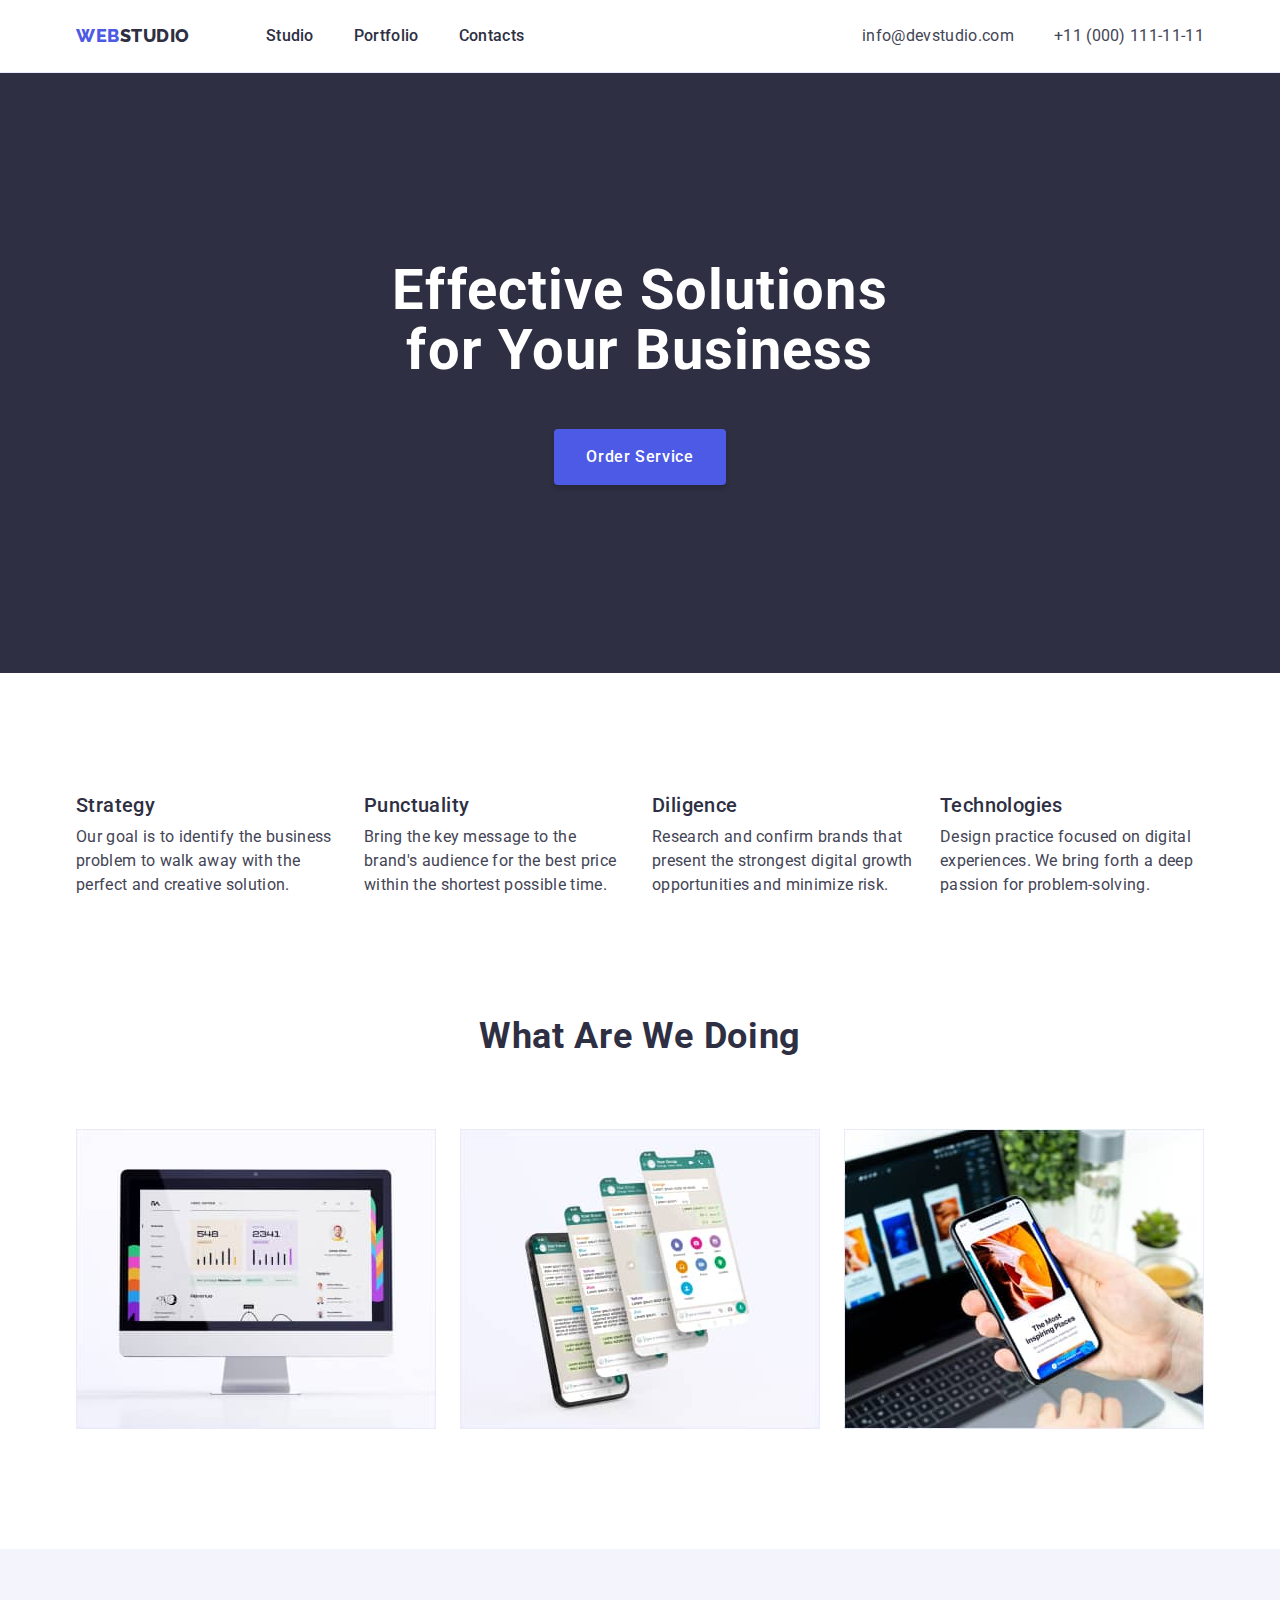
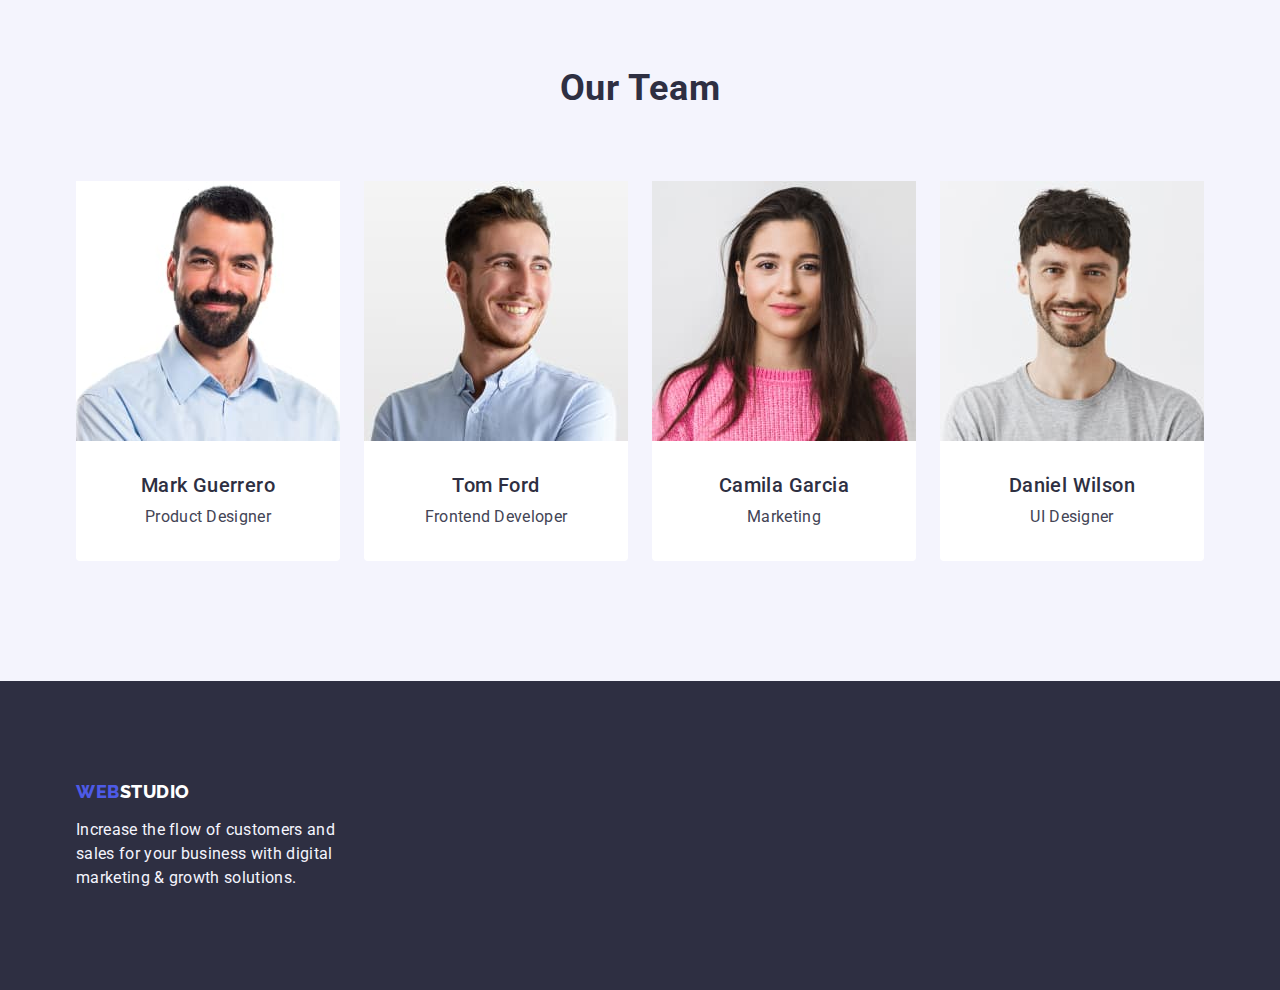
<file: index.html>
<!DOCTYPE html>
<html lang="en">
  <head>
    <meta charset="UTF-8" />
    <meta http-equiv="X-UA-Compatible" content="IE=edge" />
    <meta name="viewport" content="width=device-width, initial-scale=1.0" />
    <link rel="preconnect" href="https://fonts.googleapis.com" />
    <link rel="preconnect" href="https://fonts.gstatic.com" crossorigin />
    <link
      href="https://fonts.googleapis.com/css2?family=Roboto:wght@400;500;700&family=Raleway:wght@800&display=swap"
      rel="stylesheet"
    />
    <link
      rel="stylesheet"
      href="https://cdn.jsdelivr.net/npm/modern-normalize@1.1.0/modern-normalize.min.css"
    />
    <link rel="stylesheet" href="./css/styles.css" />
    <title>Effective Solutions for Your Business</title>
  </head>

  <body>
    <header class="header">
      <div class="container header-container">
        <nav class="navi navi-container">
          <a class="link logo link-logo" href="./index.html"
            >Web<span class="light-theme">Studio</span>
          </a>
          <ul class="list list-container">
            <li class="navi-list">
              <a class="navi-list-item link" href="./index.html">Studio</a>
            </li>
            <li class="navi-list">
              <a class="navi-list-item link" href="./portfolio.html"
                >Portfolio</a
              >
            </li>
            <li class="navi-list">
              <a class="navi-list-item link" href="">Contacts</a>
            </li>
          </ul>
        </nav>
        <address class="contacts contacts-container">
          <ul class="list list-contacts-container">
            <li class="contacts-list-item">
              <a class="contacts-search link" href="mailto:info@devstudio.com"
                >info@devstudio.com</a
              >
            </li>
            <li class="contacts-list-item">
              <a class="contacts-search link" href="tel:+110001111111"
                >+11 (000) 111-11-11</a
              >
            </li>
          </ul>
        </address>
      </div>
    </header>

    <main>
      <section class="section-main dark-theme section">
        <div class="container hero-container">
          <h1 class="main-title">
            Effective Solutions for Your Business
          </h1>
          <button class="button" type="button">Order Service</button>
        </div>
      </section>
      <section class="section section-subtitle">
        <div class="container">
          <h2 class="middle-subtitle visually-hidden">Features</h2>
          <ul class="list subtitle-container">
            <li class="subtitle-list">
              <h3 class="subtitle-features">Strategy</h3>
              <p class="description">
                Our goal is to identify the business problem to walk away with
                the perfect and creative solution.
              </p>
            </li>
            <li class="subtitle-list">
              <h3 class="subtitle-features">Punctuality</h3>
              <p class="description">
                Bring the key message to the brand's audience for the best price
                within the shortest possible time.
              </p>
            </li>
            <li class="subtitle-list">
              <h3 class="subtitle-features">Diligence</h3>
              <p class="description">
                Research and confirm brands that present the strongest digital
                growth opportunities and minimize risk.
              </p>
            </li>
            <li class="subtitle-list">
              <h3 class="subtitle-features">Technologies</h3>
              <p class="description">
                Design practice focused on digital experiences. We bring forth a
                deep passion for problem-solving.
              </p>
            </li>
          </ul>
        </div>
      </section>
      <section class="section image-section">
        <div class="container">
          <h2 class="image-title">What are we doing</h2>
          <ul class="list list-wrapper">
            <li class="wrapper-item">
              <img
                src="./images/hero/img1.jpg"
                alt="website"
                width="360"
                height="300"
              />
            </li>
            <li class="wrapper-item">
              <img
                src="./images/hero/img2.jpg"
                alt="website"
                width="360"
                height="300"
              />
            </li>
            <li class="wrapper-item">
              <img
                src="./images/hero/img3.jpg"
                alt="website"
                width="360"
                height="300"
              />
            </li>
          </ul>
        </div>
      </section>
      <section class="section team-section">
        <div class="container">
          <h2 class="team-title">Our Team</h2>
          <ul class="list team-container">
            <li class="team-list">
              <img
                src="./images/team/teamcard1.jpg"
                alt="employee photo"
                width="264"
                height="260"
              />
              <div class="team-list-container">
                <h3 class="employee-name">Mark Guerrero</h3>
                <p class="employee-position">Product Designer</p>
              </div>
            </li>
            <li class="team-list">
              <img
                src="./images/team/teamcard2.jpg"
                alt="employee photo"
                width="264"
                height="260"
              />
              <div class="team-list-container">
                <h3 class="employee-name">Tom Ford</h3>
                <p class="employee-position">Frontend Developer</p>
              </div>
            </li>
            <li class="team-list">
              <img
                src="./images/team/teamcard3.jpg"
                alt="employee photo"
                width="264"
                height="260"
              />
              <div class="team-list-container">
                <h3 class="employee-name">Camila Garcia</h3>
                <p class="employee-position">Marketing</p>
              </div>
            </li>
            <li class="team-list">
              <img
                src="./images/team/teamcard4.jpg"
                alt="employee photo"
                width="264"
                height="260"
              />
              <div class="team-list-container">
                <h3 class="employee-name">Daniel Wilson</h3>
                <p class="employee-position">UI Designer</p>
              </div>
            </li>
          </ul>
        </div>
      </section>
    </main>
    <footer class="footer">
      <div class="container">
        <a class="link logo logo-style" href="./index.html"
          >Web<span class="dark-theme">Studio</span>
        </a>
        <p class="footer-text">
          Increase the flow of customers and sales for your business with
          digital marketing & growth solutions.
        </p>
      </div>
    </footer>
  </body>
</html>
</file>
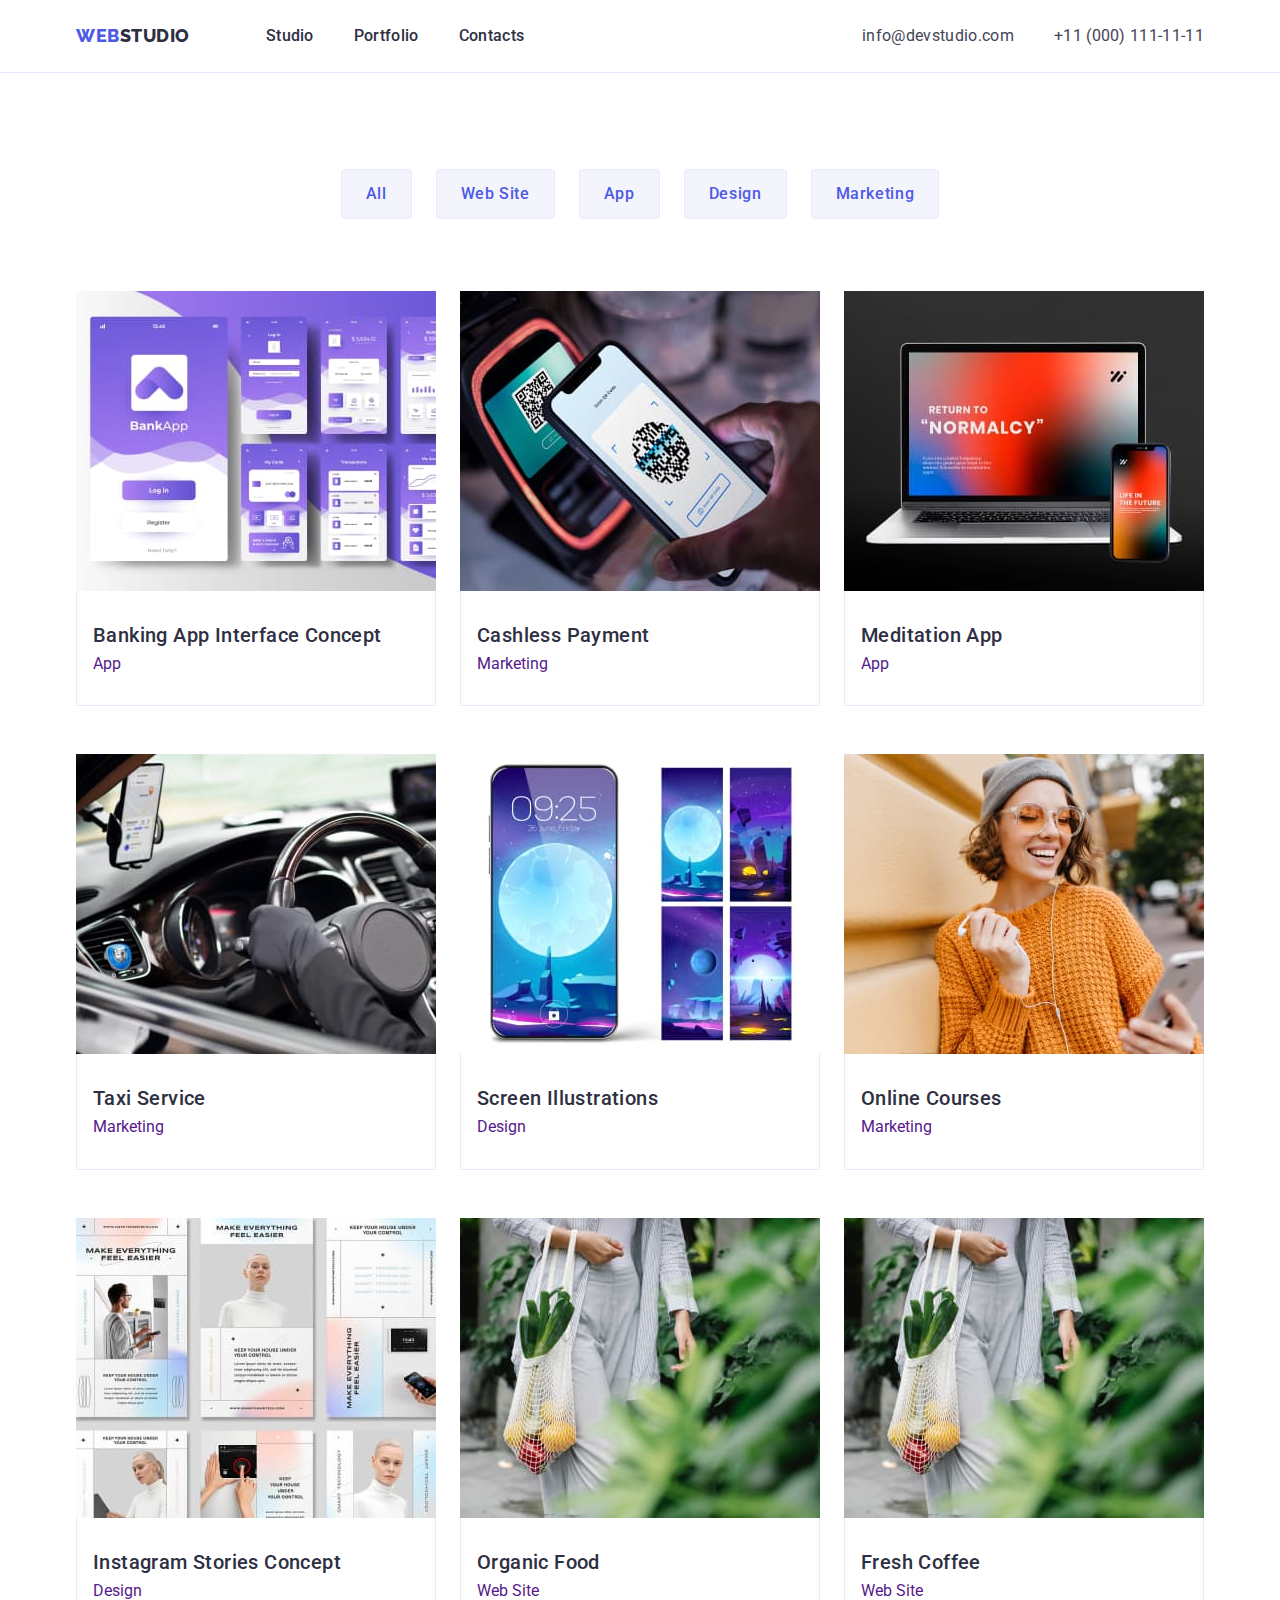
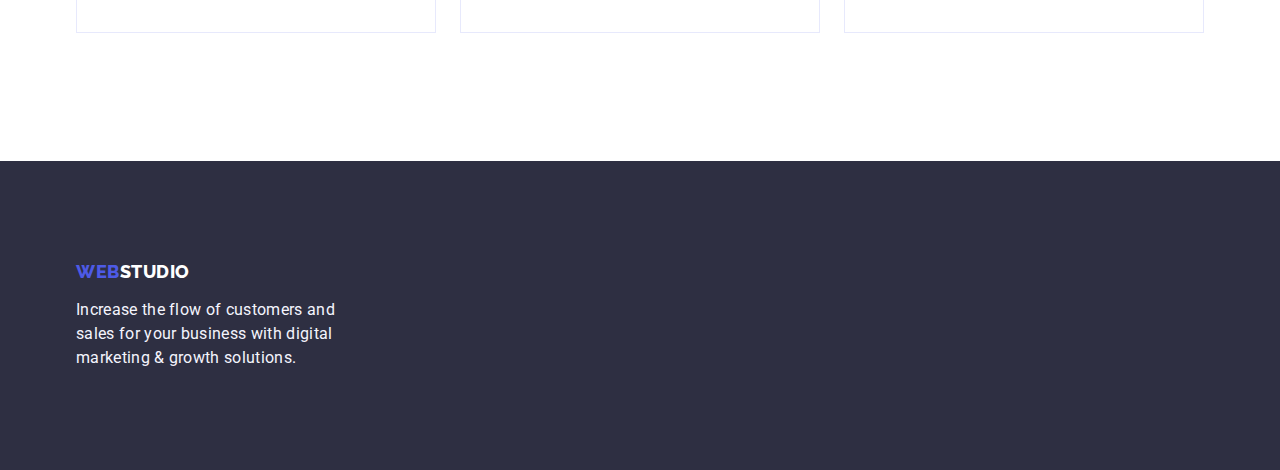
<file: porfolio.html>
<!DOCTYPE html>
<html lang="en">
  <head>
    <meta charset="UTF-8">
    <meta http-equiv="X-UA-Compatible" content="IE=edge">
    <meta name="viewport" content="width=device-width, initial-scale=1.0">
    <link rel="preconnect" href="https://fonts.googleapis.com">
    <link rel="preconnect" href="https://fonts.gstatic.com" crossorigin>
    <link href="https://fonts.googleapis.com/css2?family=Roboto:wght@400;500;700&family=Raleway:wght@800&display=swap" rel="stylesheet">   
    <link rel="stylesheet" href="https://cdn.jsdelivr.net/npm/modern-normalize@1.1.0/modern-normalize.min.css">   
    <link rel="stylesheet" href="./css/styles.css">
    <title>Portfolio</title>

  </head>
  <body>
    <header class="header">
      <div class="container header-container">
        <nav class="navi navi-container">
        <a class="link logo link-logo" href="./index.html">Web<span class="light-theme">Studio</span></a>   
          <ul class="list list-container">
            <li class="navi-list">
              <a class="navi-list-item link" href="./index.html">Studio</a>
            </li>
            <li class="navi-list">
              <a class="navi-list-item link" href="./portfolio.html"
                >Portfolio</a
              >
            </li>
            <li class="navi-list">
              <a class="navi-list-item link" href="">Contacts</a>
            </li>
          </ul>
        </nav>
        <address class="contacts contacts-container">
          <ul class="list list-contacts-container">
            <li class="contacts-list-item">
              <a class="contacts-search link" href="mailto:info@devstudio.com"
                >info@devstudio.com</a
              >
            </li>
            <li class="contacts-list-item">
              <a class="contacts-search link" href="tel:+110001111111"
                >+11 (000) 111-11-11</a
              >
            </li>
          </ul>
        </address>
      </div>
    </header>
    <main>
      <section class="section button-nav">
        <div class="container">
          <h1 hidden class="main-title visually-hidden">Navigation</h1>
          <ul class="list list-button">
            <li>
              <button class="button-item" type="button">All</button>
            </li>
            <li>
              <button class="button-item" type="button">Web Site</button>
            </li>
            <li>
              <button class="button-item" type="button">App</button>
            </li>
            <li>
              <button class="button-item" type="button">Design</button>
            </li>
            <li>
              <button class="button-item" type="button">Marketing</button>
            </li>
          </ul>
          <ul class="list project-list">
            <li class="link">
              <a class="link" href=""
                ><img
                  src="./images/portfolio/bankingapp.jpg"
                  alt="banking app"
                  width="360"
                  height="300">
                <div class="project-item">
                  <h2 class="features-title">Banking App Interface Concept</h2>
                  <p class="features-item">App</p>
                </div>
              </a>
            </li>
            <li class="link">
              <a class="link" href=""
                ><img
                  src="./images/portfolio/cashlesspayment.jpg"
                  alt="cashless payment"
                  width="360"
                  height="300">
                <div class="project-item">
                  <h2 class="features-title">Cashless Payment</h2>
                  <p class="features-item">Marketing</p>
                </div>
              </a>
            </li>
            <li class="link">
              <a class="link" href=""
                ><img
                  src="./images/portfolio/meditationapp.jpg"
                  alt="meditation app"
                  width="360"
                  height="300">
                <div class="project-item">
                  <h2 class="features-title">Meditation App</h2>
                  <p class="features-item">App</p>
                </div>
              </a>
            </li>
            <li class="link">
              <a class="link" href=""
                ><img
                  src="./images/portfolio/taxiservice.jpg"
                  alt="taxi service"
                  width="360"
                  height="300">
                <div class="project-item">
                  <h2 class="features-title">Taxi Service</h2>
                  <p class="features-item">Marketing</p>
                </div>
              </a>
            </li>
            <li class="link">
              <a class="link" href=""
                ><img
                  src="./images/portfolio/screenillustrations.jpg"
                  alt="screen illustration"
                  width="360"
                  height="300">
                <div class="project-item">
                  <h2 class="features-title">Screen Illustrations</h2>
                  <p class="features-item">Design</p>
                </div>
              </a>
            </li>
            <li class="link">
              <a class="link" href=""
                ><img
                  src="./images/portfolio/onlinecourses.jpg"
                  alt="online courses"
                  width="360"
                  height="300">
                <div class="project-item">
                  <h2 class="features-title">Online Courses</h2>
                  <p class="features-item">Marketing</p>
                </div>
              </a>
            </li>
            <li class="link">
              <a class="link" href=""
                ><img
                  src="./images/portfolio/instagramstories.jpg"
                  alt="instagram stories"
                  width="360"
                  height="300">         
                <div class="project-item">
                  <h2 class="features-title">Instagram Stories Concept</h2>
                  <p class="features-item">Design</p>
                </div>
              </a>
            </li>
            <li class="link">
              <a class="link" href=""
                ><img
                  src="./images/portfolio/organicfood.jpg"
                  alt="organic food"
                  width="360"
                  height="300">
                <div class="project-item">
                  <h2 class="features-title">Organic Food</h2>
                  <p class="features-item">Web Site</p>
                </div>
              </a>
            </li>
            <li class="link">
              <a class="link" href=""
                ><img
                  src="./images/portfolio/organicfood.jpg"
                  alt="fresh coffee"
                  width="360"
                  height="300">
                <div class="project-item">
                  <h2 class="features-title">Fresh Coffee</h2>
                  <p class="features-item">Web Site</p>
                </div>
              </a>
            </li>
          </ul>
        </div>
      </section>
    </main>
    <footer class="footer">
      <div class="container">
        <a class="link logo logo-style" href="./index.html"
          >Web<span class="dark-theme">Studio</span>
        </a>
        <p class="footer-text">
          Increase the flow of customers and sales for your business with
          digital marketing & growth solutions.
        </p>
      </div>
    </footer>
  </body>
</html>
</file>
<file: css/styles.css>
:root {
  --primary-font: 'Roboto', sans-serif;
  --secondary-font: 'Raleway', sans-serif;
  --primary-background-color: #ffffff;
  --secondary-background-color: #4d5ae5;
  --primary-text-color: #434455;
  --secondary-text-color: #2e2f42;
  --primary-button-color: #4d5ae5;
  --primary-button-background-color: #f4f4fd;
}

h1,
h2,
h3,
p {
  margin-top: 0;
  margin-bottom: 0;
}

ul {
  margin-top: 0;
  margin-bottom: 0;
  padding-left: 0;
}

img {
  display: block;
}

body {
  font-family: var(--primary-font);
  background-color: var(--primary-background-color);
  color: var(--primary-text-color);
}

.container {
  width: 1158px;
  margin: 0 auto;
  padding: 0 15px 0 15px;
}

.section {
  padding-top: 120px;
  padding-bottom: 120px;
}

.list {
  list-style: none;
}

.link {
  text-decoration: none;
}

.dark-theme {
  color: #ffffff;
}

.light-theme {
  color: #2e2f42;
}

.visually-hidden {
  position: absolute;
  width: 1px;
  height: 1px;
  margin: -1px;
  border: 0;
  padding: 0;
  white-space: nowrap;
  clip-path: inset(100%);
  clip: rect(0 0 0 0);
  overflow: hidden;
}

.header {
  border-bottom: 1px solid #e7e9fc;
}

.header-container {
  display: flex;
  align-items: center;
  justify-content: space-between;
}

.navi-container {
  display: flex;
  align-items: center;
}

.link-logo {
  margin-right: 76px;
}

.list-container {
  display: flex;
  align-items: center;
}

.navi-list:not(:last-child) {
  margin-right: 40px;
}

.list-contacts-container {
  display: flex;
  align-items: center;
  margin-left: auto;
}

.contacts-list-item:not(:last-child) {
  margin-right: 40px;
}

.logo {
  font-family: var(--secondary-font);
  color: #4d5ae5;
}

.navi-list-item {
  display: block;
  color: var(--secondary-text-color);
  font-weight: 500;
  font-size: 16px;
  line-height: 1.5;
  letter-spacing: 0.02em;
  padding-top: 24px;
  padding-bottom: 24px;
}

.navi-list-item:hover,
.navi-list-item:focus {
  color: #404bbf;
}

.contacts {
  font-style: normal;
}

.contacts-search .link {
  font-weight: 400;
  font-size: 16px;
  line-height: 1.5;
  letter-spacing: 0.02em;
  color: #434455;
}

.contacts-search:hover,
.contacts-search:focus {
  color: #404bbf;
}

.section-main {
  padding: 188px 0;
  background: #2e2f42; 
}

.hero-container {
  text-align: center;
  margin: 0 auto;
}

.main-title {
  font-weight: 700;
  font-size: 56px;
  line-height: 1.07;
  letter-spacing: 0.02em;
  text-align: center;
  max-width: 496px;
  margin: 0 auto 48px auto;
}



.button {
  display: block;
  margin: auto;
  min-width: 169px;
  height: 56px;
  border: none;
  padding: 16px 32px 16px 32px;
  text-align: center;
  box-shadow: 0px 4px 4px rgba(0, 0, 0, 0.15);
  border-radius: 4px;
  font-family: inherit;
  font-weight: 500;
  font-size: 16px;
  line-height: 1.5;
  letter-spacing: 0.04em;
  color: #ffffff;
  background-color: #4d5ae5;
  cursor: pointer;
}

.button:hover,
.button:focus {
  background-color: #404bbf;
}

.subtitle-container {
  display: flex;
  justify-content: space-between;
  gap: 24px;
}

.subtitle-list {
  width: calc(100% - 72px / 4);
}

.subtitle-features {
  font-weight: 500;
  font-size: 20px;
  line-height: 1.2;
  letter-spacing: 0.02em;
  color: #2e2f42;
  margin-bottom: 8px;
}

.description {
  font-size: 16px;
  line-height: 1.5;
  letter-spacing: 0.02em;
  color: #434455;
}

.image-section {
  padding-top: 0;
}

.list-wrapper {
  display: flex;
  gap: 24px;
}

.wrapper-item {
  flex-basis: calc(100% - 48px / 3);
}

.image-title {
  font-weight: 700;
  font-size: 36px;
  line-height: 1.11;
  text-align: center;
  letter-spacing: 0.02em;
  text-transform: capitalize;
  color: var(--secondary-text-color);
  margin-bottom: 72px;
  text-align: center;
}

.team-section {
  background-color: #f4f4fd;
}

.team-title {
  font-size: 36px;
  line-height: 1.11;
  text-align: center;
  letter-spacing: 0.02em;
  text-transform: capitalize;
  color: var(--secondary-text-color);
  margin-bottom: 72px;
  text-align: center;
}

.team-container {
  display: flex;
  gap: 24px;
}

.team-list-container {
  padding: 32px 16px;
  text-align: center;
}

.team-list {
  background-color: #ffffff;
  flex-basis: calc(100% - 72px / 4);
  border-radius: 0px 0px 4px 4px;
}

.employee-name {
  font-weight: 500;
  font-size: 20px;
  line-height: 1.2;
  letter-spacing: 0.02em;
  margin-bottom: 8px;
  color: var(--secondary-text-color);
}

.employee-position {
  font-weight: 400;
  font-size: 16px;
  line-height: 1.5;
  letter-spacing: 0.02em;
  color: var(--primary-text-color);
}

.footer {
  background: #2e2f42;
}

.footer {
  padding-top: 100px;
  padding-bottom: 100px;
}

.logo-style {
  display: inline-block;
  margin-bottom: 16px;
}

.footer-text {
  font-size: 16px;
  line-height: 1.5;
  letter-spacing: 0.02em;
  color: #f4f4fd;
  width: 264px;
}

:root {
  --primary-font: 'Roboto', sans-serif;
  --secondary-font: 'Raleway', sans-serif;
  --primary-background-color: #ffffff;
  --secondary-background-color: #4d5ae5;
  --primary-text-color: #434455;
  --secondary-text-color: #2e2f42;
  --primary-button-color: #4d5ae5;
  --primary-button-background-color: #f4f4fd;
}

body {
  font-family: var(--primary-font);
  background-color: var(--primary-background-color);
  color: var(--primary-text-color);
}

.list {
  list-style: none;
}

.link {
  text-decoration: none;
}

.logo {
  font-family: var(--secondary-font);
  color: #4d5ae5;
  font-weight: 800;
  font-size: 18px;
  line-height: 1.17;
  letter-spacing: 0.03em;
  text-transform: uppercase;
}

.logo-style {
  color: #2e2f42;
}

.navi-list {
  color: var(--secondary-text-color);
  font-weight: 500;
  font-size: 16px;
  line-height: 1.5;
  letter-spacing: 0.02em;
}

.navi-list:hover,
.navi-list:focus {
  color: #404bbf;
}

.contacts {
  font-style: normal;
}

.contacts-search {
  font-weight: 400;
  font-size: 16px;
  line-height: 1.5;
  letter-spacing: 0.02em;
  color: #434455;
}

.contacts-search:hover,
.contacts-search:focus {
  color: #404bbf;
}

.button-item {
  font-family: var(--primary-font);
  font-weight: 500;
  font-size: 16px;
  line-height: 1.5;
  letter-spacing: 0.04em;
  color: #4d5ae5;
  background-color: #f4f4fd;  
}

.button-item:hover,
.button-item:focus {
  color: #ffffff;
  background-color: #404bbf;
  cursor: pointer;
}

.features-title {
  font-weight: 500;
  font-size: 20px;
  line-height: 1.2;
  letter-spacing: 0.02em;
  color: var(--secondary-text-color);
}

.features-subtitle {
  font-size: 16px;
  line-height: 1.5;
  letter-spacing: 0.02em;
  color: var(--primary-text-color);
}

.footer {
  background: #2e2f42;
}

.logo {
  font-family: var(--secondary-font);
  color: #4d5ae5;
  font-weight: 800;
  font-size: 18px;
  line-height: 1.17;
  letter-spacing: 0.03em;
  text-transform: uppercase;
}

.style-logo {
  color: #f4f4fd;
}

.conclusion {
  font-size: 16px;
  line-height: 1.5;
  letter-spacing: 0.02em;
  color: #f4f4fd;
}

.list-button {
  display: flex;
  justify-content: center;
  margin: 0 auto;
  gap: 24px;
  margin-bottom: 72px;
}

.button-nav {
  padding-top: 96px;
}

.button-item {
  font-family: inherit;
  font-weight: 500;
  font-size: 16px;
  line-height: 1.5;
  letter-spacing: 0.04em;
  color: var(--primary-button-color);
  background: var(--primary-button-background-color);
  border: 1px solid #e7e9fc;
  border-radius: 4px;
  padding: 12px 24px;
}

.button-item:hover,
.button-item:focus {
  background-color: #404bbf;
  color: #ffffff;
  border: 1px solid transparent;
}

.title {
  font-weight: 700;
  font-size: 36px;
  line-height: 1.1;
  letter-spacing: 0.02em;
  text-transform: capitalize;
  color: #2e2f42;
}


.features-title {
  margin-bottom: 8px;
}
.project-list {
  display: flex;
  flex-wrap: wrap;
  column-gap: 24px;
  row-gap: 48px;
  flex-basis: calc(100% - 72px / 3);
  margin-bottom: 8px;
}

.project-item {
  padding: 32px 16px;
  border: 1px solid #e7e9fc;
  border-top: none;
}
</file>
